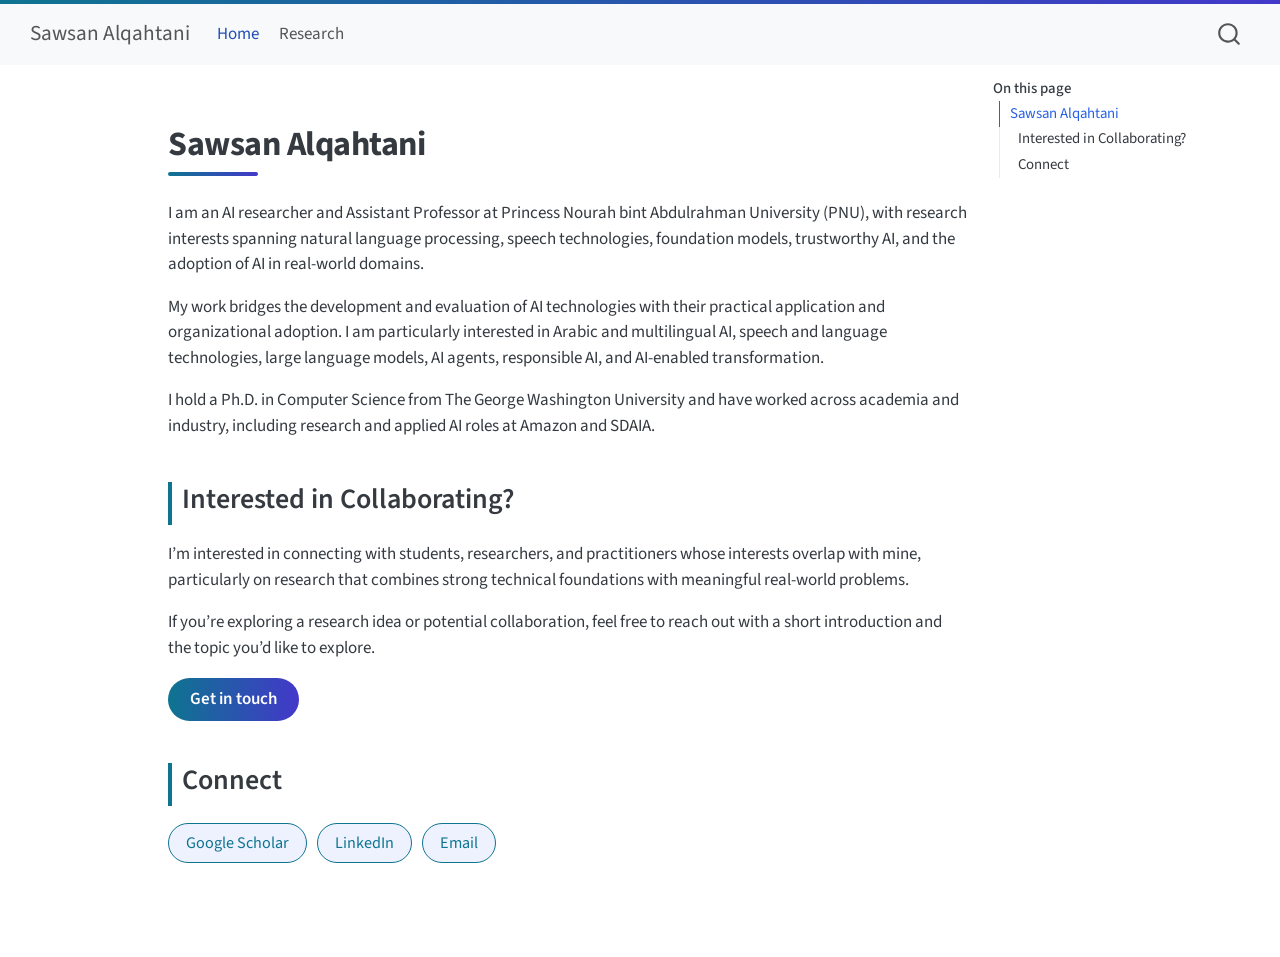
<file: index.html>
<!DOCTYPE html>
<html xmlns="http://www.w3.org/1999/xhtml" lang="en" xml:lang="en"><head>

<meta charset="utf-8">
<meta name="generator" content="quarto-1.10.18">

<meta name="viewport" content="width=device-width, initial-scale=1.0, user-scalable=yes">


<title>Sawsan Alqahtani</title>
<style>
/* Default styles provided by pandoc.
** See https://pandoc.org/MANUAL.html#variables-for-html for config info.
*/
span.smallcaps{font-variant: small-caps;}
div.columns{display: flex; gap: 1.5em;}
div.column{flex: auto;}
@media screen {
div.columns{gap: min(4vw, 1.5em);}
div.column{overflow-x: auto;}
}
div.hanging-indent{margin-left: 1.5em; text-indent: -1.5em;}
ul.task-list{list-style: none;}
ul.task-list li input[type="checkbox"] {
  width: 0.8em;
  margin: 0 0.8em 0.2em -1em; /* quarto-specific, see https://github.com/quarto-dev/quarto-cli/issues/4556 */ 
  vertical-align: middle;
}
</style>


<script src="site_libs/quarto-nav/quarto-nav.js"></script>
<script src="site_libs/quarto-nav/headroom.min.js"></script>
<script src="site_libs/clipboard/clipboard.min.js"></script>
<script src="site_libs/quarto-search/autocomplete.umd.js"></script>
<script src="site_libs/quarto-search/fuse.min.js"></script>
<script src="site_libs/quarto-search/quarto-search.js"></script>
<meta name="quarto:offset" content="./">
<script src="site_libs/quarto-html/quarto.js" type="module"></script>
<script src="site_libs/quarto-html/tabsets/tabsets.js" type="module"></script>
<script src="site_libs/quarto-html/popper.min.js"></script>
<script src="site_libs/quarto-html/tippy.umd.min.js"></script>
<script src="site_libs/quarto-html/anchor.min.js"></script>
<link href="site_libs/quarto-html/tippy.css" rel="stylesheet">
<link href="site_libs/quarto-html/quarto-syntax-highlighting-64a204ab8560d761af7679ceaba22944.css" rel="stylesheet" id="quarto-text-highlighting-styles">
<script src="site_libs/bootstrap/bootstrap.min.js"></script>
<link href="site_libs/bootstrap/bootstrap-icons.css" rel="stylesheet">
<link href="site_libs/bootstrap/bootstrap-445b8638c3d06994fee0907d791121c4.min.css" rel="stylesheet" append-hash="true" id="quarto-bootstrap" data-mode="light">
<script id="quarto-search-options" type="application/json">{
  "location": "navbar",
  "copy-button": false,
  "collapse-after": 3,
  "panel-placement": "end",
  "type": "overlay",
  "limit": 50,
  "keyboard-shortcut": [
    "f",
    "/",
    "s"
  ],
  "show-item-context": false,
  "language": {
    "search-no-results-text": "No results",
    "search-matching-documents-text": "matching documents",
    "search-copy-link-title": "Copy link to search",
    "search-hide-matches-text": "Hide additional matches",
    "search-more-match-text": "more match in this document",
    "search-more-matches-text": "more matches in this document",
    "search-clear-button-title": "Clear",
    "search-text-placeholder": "",
    "search-detached-cancel-button-title": "Cancel",
    "search-submit-button-title": "Submit",
    "search-label": "Search"
  }
}</script>


<link rel="stylesheet" href="styles.css">
</head>

<body class="nav-fixed quarto-light">

<div id="quarto-search-results"></div>
  <header id="quarto-header" class="headroom fixed-top">
    <nav class="navbar navbar-expand-lg " data-bs-theme="dark">
      <div class="navbar-container container-fluid">
      <div class="navbar-brand-container mx-auto">
    <a class="navbar-brand" href="./index.html">
    <span class="navbar-title">Sawsan Alqahtani</span>
    </a>
  </div>
            <div id="quarto-search" class="" title="Search"></div>
          <button class="navbar-toggler" type="button" data-bs-toggle="collapse" data-bs-target="#navbarCollapse" aria-controls="navbarCollapse" role="menu" aria-expanded="false" aria-label="Toggle navigation" onclick="if (window.quartoToggleHeadroom) { window.quartoToggleHeadroom(); }">
  <span class="navbar-toggler-icon"></span>
</button>
          <div class="collapse navbar-collapse" id="navbarCollapse">
            <ul class="navbar-nav navbar-nav-scroll me-auto">
  <li class="nav-item">
    <a class="nav-link active" href="./index.html" aria-current="page"> 
<span class="menu-text">Home</span></a>
  </li>  
  <li class="nav-item">
    <a class="nav-link" href="./research.html"> 
<span class="menu-text">Research</span></a>
  </li>  
</ul>
          </div> <!-- /navcollapse -->
            <div class="quarto-navbar-tools">
</div>
      </div> <!-- /container-fluid -->
    </nav>
</header>
<!-- content -->
<div id="quarto-content" class="quarto-container page-columns page-rows-contents page-layout-article page-navbar">
<!-- sidebar -->
<!-- margin-sidebar -->
    <div id="quarto-margin-sidebar" class="sidebar margin-sidebar">
        <nav id="TOC" role="doc-toc" class="toc-active">
    <h2 id="toc-title">On this page</h2>
   
  <ul>
  <li><a href="#sawsan-alqahtani" id="toc-sawsan-alqahtani" class="nav-link active" data-scroll-target="#sawsan-alqahtani">Sawsan Alqahtani</a>
  <ul class="collapse">
  <li><a href="#interested-in-collaborating" id="toc-interested-in-collaborating" class="nav-link" data-scroll-target="#interested-in-collaborating">Interested in Collaborating?</a></li>
  <li><a href="#connect" id="toc-connect" class="nav-link" data-scroll-target="#connect">Connect</a></li>
  </ul></li>
  </ul>
</nav>
    </div>
<!-- main -->
<main class="content" id="quarto-document-content"><header id="title-block-header" class="quarto-title-block"></header>




<section id="sawsan-alqahtani" class="level1">
<h1>Sawsan Alqahtani</h1>
<p>I am an AI researcher and Assistant Professor at Princess Nourah bint Abdulrahman University (PNU), with research interests spanning natural language processing, speech technologies, foundation models, trustworthy AI, and the adoption of AI in real-world domains.</p>
<p>My work bridges the development and evaluation of AI technologies with their practical application and organizational adoption. I am particularly interested in Arabic and multilingual AI, speech and language technologies, large language models, AI agents, responsible AI, and AI-enabled transformation.</p>
<p>I hold a Ph.D.&nbsp;in Computer Science from The George Washington University and have worked across academia and industry, including research and applied AI roles at Amazon and SDAIA.</p>
<section id="interested-in-collaborating" class="level2">
<h2 class="anchored" data-anchor-id="interested-in-collaborating">Interested in Collaborating?</h2>
<p>I’m interested in connecting with students, researchers, and practitioners whose interests overlap with mine, particularly on research that combines strong technical foundations with meaningful real-world problems.</p>
<p>If you’re exploring a research idea or potential collaboration, feel free to reach out with a short introduction and the topic you’d like to explore.</p>
<p><a href="mailto:alqahtani.sawsan@gmail.com" class="cta-button">Get in touch</a></p>
</section>
<section id="connect" class="level2">
<h2 class="anchored" data-anchor-id="connect">Connect</h2>
<div class="connect">
<ul>
<li><a href="https://scholar.google.com/citations?user=uHGhCAgAAAAJ&amp;hl=en">Google Scholar</a></li>
<li><a href="https://www.linkedin.com/in/sawsan-alqahtani-3b1955a4/">LinkedIn</a></li>
<li><a href="mailto:alqahtani.sawsan@gmail.com">Email</a></li>
</ul>
</div>


</section>
</section>

</main> <!-- /main -->
<script id="quarto-html-after-body" type="application/javascript">
  window.document.addEventListener("DOMContentLoaded", function (event) {
    const icon = "";
    const anchorJS = new window.AnchorJS();
    anchorJS.options = {
      placement: 'right',
      icon: icon
    };
    anchorJS.add('.anchored');
    const isCodeAnnotation = (el) => {
      for (const clz of el.classList) {
        if (clz.startsWith('code-annotation-')) {                     
          return true;
        }
      }
      return false;
    }
    const onCopySuccess = function(e) {
      // button target
      const button = e.trigger;
      // don't keep focus
      button.blur();
      // flash "checked"
      button.classList.add('code-copy-button-checked');
      var currentTitle = button.getAttribute("title");
      button.setAttribute("title", "Copied!");
      let tooltip;
      if (window.bootstrap) {
        button.setAttribute("data-bs-toggle", "tooltip");
        button.setAttribute("data-bs-placement", "left");
        button.setAttribute("data-bs-title", "Copied!");
        tooltip = new bootstrap.Tooltip(button, 
          { trigger: "manual", 
            customClass: "code-copy-button-tooltip",
            offset: [0, -8]});
        tooltip.show();    
      }
      setTimeout(function() {
        if (tooltip) {
          tooltip.hide();
          button.removeAttribute("data-bs-title");
          button.removeAttribute("data-bs-toggle");
          button.removeAttribute("data-bs-placement");
        }
        button.setAttribute("title", currentTitle);
        button.classList.remove('code-copy-button-checked');
      }, 1000);
      // clear code selection
      e.clearSelection();
    }
    const getTextToCopy = function(trigger) {
      const outerScaffold = trigger.parentElement.cloneNode(true);
      const codeEl = outerScaffold.querySelector('code');
      for (const childEl of codeEl.children) {
        if (isCodeAnnotation(childEl)) {
          childEl.remove();
        }
      }
      return codeEl.innerText;
    }
    const clipboard = new window.ClipboardJS('.code-copy-button:not([data-in-quarto-modal])', {
      text: getTextToCopy
    });
    clipboard.on('success', onCopySuccess);
    if (window.document.getElementById('quarto-embedded-source-code-modal')) {
      const clipboardModal = new window.ClipboardJS('.code-copy-button[data-in-quarto-modal]', {
        text: getTextToCopy,
        container: window.document.getElementById('quarto-embedded-source-code-modal')
      });
      clipboardModal.on('success', onCopySuccess);
    }
      var localhostRegex = new RegExp(/^(?:http|https):\/\/localhost\:?[0-9]*\//);
      var mailtoRegex = new RegExp(/^mailto:/);
        var filterRegex = new RegExp('/' + window.location.host + '/');
      var isInternal = (href) => {
          return filterRegex.test(href) || localhostRegex.test(href) || mailtoRegex.test(href);
      }
      // Inspect non-navigation links and adorn them if external
     var links = window.document.querySelectorAll('a[href]:not(.nav-link):not(.navbar-brand):not(.toc-action):not(.sidebar-link):not(.sidebar-item-toggle):not(.pagination-link):not(.no-external):not([aria-hidden]):not(.dropdown-item):not(.quarto-navigation-tool):not(.about-link)');
      for (var i=0; i<links.length; i++) {
        const link = links[i];
        if (!isInternal(link.href)) {
          // undo the damage that might have been done by quarto-nav.js in the case of
          // links that we want to consider external
          if (link.dataset.originalHref !== undefined) {
            link.href = link.dataset.originalHref;
          }
        }
      }
    function tippyHover(el, contentFn, onTriggerFn, onUntriggerFn) {
      const config = {
        allowHTML: true,
        maxWidth: 500,
        delay: 100,
        arrow: false,
        appendTo: function(el) {
            return el.parentElement;
        },
        interactive: true,
        interactiveBorder: 10,
        theme: 'quarto',
        placement: 'bottom-start',
      };
      if (contentFn) {
        config.content = contentFn;
      }
      if (onTriggerFn) {
        config.onTrigger = onTriggerFn;
      }
      if (onUntriggerFn) {
        config.onUntrigger = onUntriggerFn;
      }
      window.tippy(el, config); 
    }
    const noterefs = window.document.querySelectorAll('a[role="doc-noteref"]');
    for (var i=0; i<noterefs.length; i++) {
      const ref = noterefs[i];
      tippyHover(ref, function() {
        // use id or data attribute instead here
        let href = ref.getAttribute('data-footnote-href') || ref.getAttribute('href');
        try { href = new URL(href).hash; } catch {}
        const id = href.replace(/^#\/?/, "");
        const note = window.document.getElementById(id);
        if (note) {
          return note.innerHTML;
        } else {
          return "";
        }
      });
    }
    const xrefs = window.document.querySelectorAll('a.quarto-xref');
    const processXRef = (id, note) => {
      // Strip column container classes
      const stripColumnClz = (el) => {
        el.classList.remove("page-full", "page-columns");
        if (el.children) {
          for (const child of el.children) {
            stripColumnClz(child);
          }
        }
      }
      stripColumnClz(note)
      if (id === null || id.startsWith('sec-')) {
        // Special case sections, only their first couple elements
        const container = document.createElement("div");
        if (note.children && note.children.length > 2) {
          container.appendChild(note.children[0].cloneNode(true));
          for (let i = 1; i < note.children.length; i++) {
            const child = note.children[i];
            if (child.tagName === "P" && child.innerText === "") {
              continue;
            } else {
              container.appendChild(child.cloneNode(true));
              break;
            }
          }
          if (window.Quarto?.typesetMath) {
            window.Quarto.typesetMath(container);
          }
          return container.innerHTML
        } else {
          if (window.Quarto?.typesetMath) {
            window.Quarto.typesetMath(note);
          }
          return note.innerHTML;
        }
      } else {
        // Remove any anchor links if they are present
        const anchorLink = note.querySelector('a.anchorjs-link');
        if (anchorLink) {
          anchorLink.remove();
        }
        if (window.Quarto?.typesetMath) {
          window.Quarto.typesetMath(note);
        }
        if (note.classList.contains("callout")) {
          return note.outerHTML;
        } else {
          return note.innerHTML;
        }
      }
    }
    for (var i=0; i<xrefs.length; i++) {
      const xref = xrefs[i];
      tippyHover(xref, undefined, function(instance) {
        instance.disable();
        let url = xref.getAttribute('href');
        let hash = undefined; 
        if (url.startsWith('#')) {
          hash = url;
        } else {
          try { hash = new URL(url).hash; } catch {}
        }
        if (hash) {
          const id = hash.replace(/^#\/?/, "");
          const note = window.document.getElementById(id);
          if (note !== null) {
            try {
              const html = processXRef(id, note.cloneNode(true));
              instance.setContent(html);
            } finally {
              instance.enable();
              instance.show();
            }
          } else {
            // See if we can fetch this
            fetch(url.split('#')[0])
            .then(res => res.text())
            .then(html => {
              const parser = new DOMParser();
              const htmlDoc = parser.parseFromString(html, "text/html");
              const note = htmlDoc.getElementById(id);
              if (note !== null) {
                const html = processXRef(id, note);
                instance.setContent(html);
              } 
            }).finally(() => {
              instance.enable();
              instance.show();
            });
          }
        } else {
          // See if we can fetch a full url (with no hash to target)
          // This is a special case and we should probably do some content thinning / targeting
          fetch(url)
          .then(res => res.text())
          .then(html => {
            const parser = new DOMParser();
            const htmlDoc = parser.parseFromString(html, "text/html");
            const note = htmlDoc.querySelector('main.content');
            if (note !== null) {
              // This should only happen for chapter cross references
              // (since there is no id in the URL)
              // remove the first header
              if (note.children.length > 0 && note.children[0].tagName === "HEADER") {
                note.children[0].remove();
              }
              const html = processXRef(null, note);
              instance.setContent(html);
            } 
          }).finally(() => {
            instance.enable();
            instance.show();
          });
        }
      }, function(instance) {
      });
    }
        let selectedAnnoteEl;
        const selectorForAnnotation = ( cell, annotation) => {
          let cellAttr = 'data-code-cell="' + cell + '"';
          let lineAttr = 'data-code-annotation="' +  annotation + '"';
          const selector = 'span[' + cellAttr + '][' + lineAttr + ']';
          return selector;
        }
        const selectCodeLines = (annoteEl) => {
          const doc = window.document;
          const targetCell = annoteEl.getAttribute("data-target-cell");
          const targetAnnotation = annoteEl.getAttribute("data-target-annotation");
          const annoteSpan = window.document.querySelector(selectorForAnnotation(targetCell, targetAnnotation));
          const lines = annoteSpan.getAttribute("data-code-lines").split(",");
          const lineIds = lines.map((line) => {
            return targetCell + "-" + line;
          })
          let top = null;
          let height = null;
          let parent = null;
          if (lineIds.length > 0) {
              //compute the position of the single el (top and bottom and make a div)
              const el = window.document.getElementById(lineIds[0]);
              top = el.offsetTop;
              height = el.offsetHeight;
              parent = el.parentElement.parentElement;
            if (lineIds.length > 1) {
              const lastEl = window.document.getElementById(lineIds[lineIds.length - 1]);
              const bottom = lastEl.offsetTop + lastEl.offsetHeight;
              height = bottom - top;
            }
            if (top !== null && height !== null && parent !== null) {
              // cook up a div (if necessary) and position it 
              let div = window.document.getElementById("code-annotation-line-highlight");
              if (div === null) {
                div = window.document.createElement("div");
                div.setAttribute("id", "code-annotation-line-highlight");
                div.style.position = 'absolute';
                parent.appendChild(div);
              }
              div.style.top = top - 2 + "px";
              div.style.height = height + 4 + "px";
              div.style.left = 0;
              let gutterDiv = window.document.getElementById("code-annotation-line-highlight-gutter");
              if (gutterDiv === null) {
                gutterDiv = window.document.createElement("div");
                gutterDiv.setAttribute("id", "code-annotation-line-highlight-gutter");
                gutterDiv.style.position = 'absolute';
                const codeCell = window.document.getElementById(targetCell);
                const gutter = codeCell.querySelector('.code-annotation-gutter');
                gutter.appendChild(gutterDiv);
              }
              gutterDiv.style.top = top - 2 + "px";
              gutterDiv.style.height = height + 4 + "px";
            }
            selectedAnnoteEl = annoteEl;
          }
        };
        const unselectCodeLines = () => {
          const elementsIds = ["code-annotation-line-highlight", "code-annotation-line-highlight-gutter"];
          elementsIds.forEach((elId) => {
            const div = window.document.getElementById(elId);
            if (div) {
              div.remove();
            }
          });
          selectedAnnoteEl = undefined;
        };
          // Handle positioning of the toggle
      window.addEventListener(
        "resize",
        throttle(() => {
          elRect = undefined;
          if (selectedAnnoteEl) {
            selectCodeLines(selectedAnnoteEl);
          }
        }, 10)
      );
      function throttle(fn, ms) {
      let throttle = false;
      let timer;
        return (...args) => {
          if(!throttle) { // first call gets through
              fn.apply(this, args);
              throttle = true;
          } else { // all the others get throttled
              if(timer) clearTimeout(timer); // cancel #2
              timer = setTimeout(() => {
                fn.apply(this, args);
                timer = throttle = false;
              }, ms);
          }
        };
      }
        // Attach click handler to the DT
        const annoteDls = window.document.querySelectorAll('dt[data-target-cell]');
        for (const annoteDlNode of annoteDls) {
          annoteDlNode.addEventListener('click', (event) => {
            const clickedEl = event.target;
            if (clickedEl !== selectedAnnoteEl) {
              unselectCodeLines();
              const activeEl = window.document.querySelector('dt[data-target-cell].code-annotation-active');
              if (activeEl) {
                activeEl.classList.remove('code-annotation-active');
              }
              selectCodeLines(clickedEl);
              clickedEl.classList.add('code-annotation-active');
            } else {
              // Unselect the line
              unselectCodeLines();
              clickedEl.classList.remove('code-annotation-active');
            }
          });
        }
    const findCites = (el) => {
      const parentEl = el.parentElement;
      if (parentEl) {
        const cites = parentEl.dataset.cites;
        if (cites) {
          return {
            el,
            cites: cites.split(' ')
          };
        } else {
          return findCites(el.parentElement)
        }
      } else {
        return undefined;
      }
    };
    var bibliorefs = window.document.querySelectorAll('a[role="doc-biblioref"]');
    for (var i=0; i<bibliorefs.length; i++) {
      const ref = bibliorefs[i];
      const citeInfo = findCites(ref);
      if (citeInfo) {
        tippyHover(citeInfo.el, function() {
          var popup = window.document.createElement('div');
          citeInfo.cites.forEach(function(cite) {
            var citeDiv = window.document.createElement('div');
            citeDiv.classList.add('hanging-indent');
            citeDiv.classList.add('csl-entry');
            var biblioDiv = window.document.getElementById('ref-' + cite);
            if (biblioDiv) {
              citeDiv.innerHTML = biblioDiv.innerHTML;
            }
            popup.appendChild(citeDiv);
          });
          return popup.innerHTML;
        });
      }
    }
  });
  </script>
</div> <!-- /content -->




</body></html>
</file>
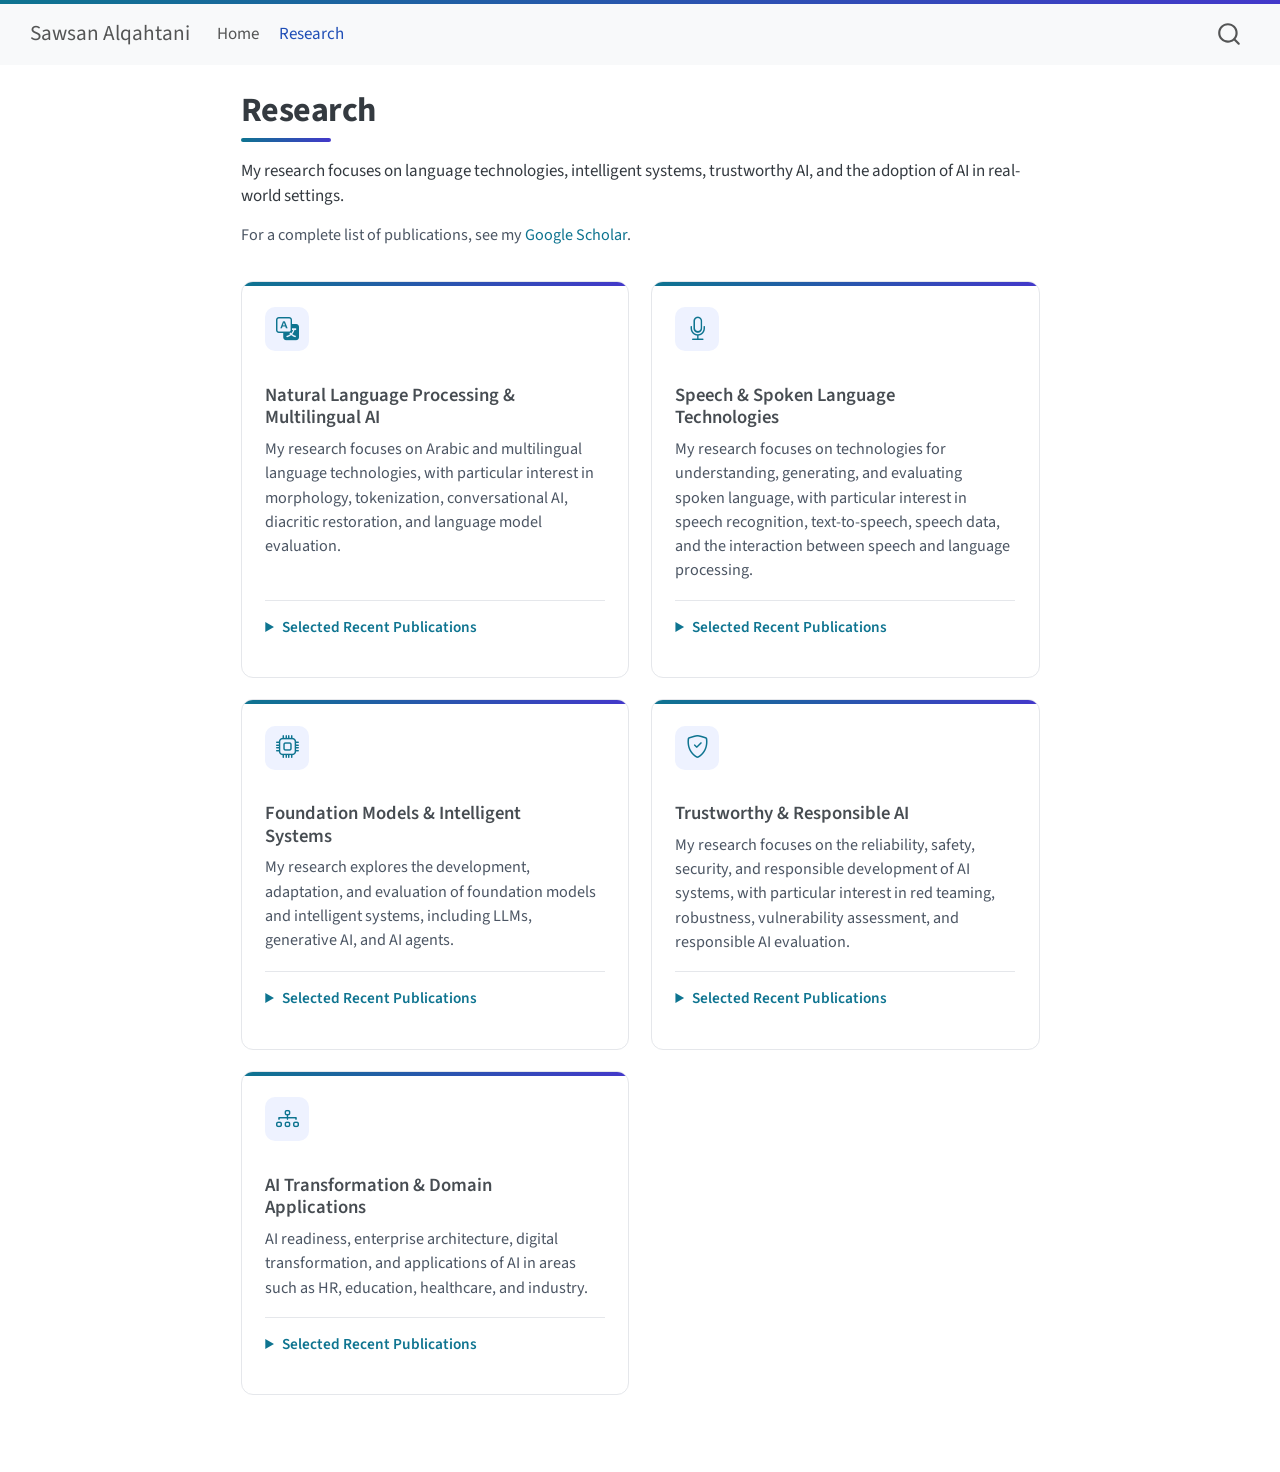
<file: research.html>
<!DOCTYPE html>
<html xmlns="http://www.w3.org/1999/xhtml" lang="en" xml:lang="en"><head>

<meta charset="utf-8">
<meta name="generator" content="quarto-1.10.18">

<meta name="viewport" content="width=device-width, initial-scale=1.0, user-scalable=yes">


<title>Research – Sawsan Alqahtani</title>
<style>
/* Default styles provided by pandoc.
** See https://pandoc.org/MANUAL.html#variables-for-html for config info.
*/
span.smallcaps{font-variant: small-caps;}
div.columns{display: flex; gap: 1.5em;}
div.column{flex: auto;}
@media screen {
div.columns{gap: min(4vw, 1.5em);}
div.column{overflow-x: auto;}
}
div.hanging-indent{margin-left: 1.5em; text-indent: -1.5em;}
ul.task-list{list-style: none;}
ul.task-list li input[type="checkbox"] {
  width: 0.8em;
  margin: 0 0.8em 0.2em -1em; /* quarto-specific, see https://github.com/quarto-dev/quarto-cli/issues/4556 */ 
  vertical-align: middle;
}
</style>


<script src="site_libs/quarto-nav/quarto-nav.js"></script>
<script src="site_libs/quarto-nav/headroom.min.js"></script>
<script src="site_libs/clipboard/clipboard.min.js"></script>
<script src="site_libs/quarto-search/autocomplete.umd.js"></script>
<script src="site_libs/quarto-search/fuse.min.js"></script>
<script src="site_libs/quarto-search/quarto-search.js"></script>
<meta name="quarto:offset" content="./">
<script src="site_libs/quarto-html/quarto.js" type="module"></script>
<script src="site_libs/quarto-html/tabsets/tabsets.js" type="module"></script>
<script src="site_libs/quarto-html/popper.min.js"></script>
<script src="site_libs/quarto-html/tippy.umd.min.js"></script>
<script src="site_libs/quarto-html/anchor.min.js"></script>
<link href="site_libs/quarto-html/tippy.css" rel="stylesheet">
<link href="site_libs/quarto-html/quarto-syntax-highlighting-64a204ab8560d761af7679ceaba22944.css" rel="stylesheet" id="quarto-text-highlighting-styles">
<script src="site_libs/bootstrap/bootstrap.min.js"></script>
<link href="site_libs/bootstrap/bootstrap-icons.css" rel="stylesheet">
<link href="site_libs/bootstrap/bootstrap-445b8638c3d06994fee0907d791121c4.min.css" rel="stylesheet" append-hash="true" id="quarto-bootstrap" data-mode="light">
<script id="quarto-search-options" type="application/json">{
  "location": "navbar",
  "copy-button": false,
  "collapse-after": 3,
  "panel-placement": "end",
  "type": "overlay",
  "limit": 50,
  "keyboard-shortcut": [
    "f",
    "/",
    "s"
  ],
  "show-item-context": false,
  "language": {
    "search-no-results-text": "No results",
    "search-matching-documents-text": "matching documents",
    "search-copy-link-title": "Copy link to search",
    "search-hide-matches-text": "Hide additional matches",
    "search-more-match-text": "more match in this document",
    "search-more-matches-text": "more matches in this document",
    "search-clear-button-title": "Clear",
    "search-text-placeholder": "",
    "search-detached-cancel-button-title": "Cancel",
    "search-submit-button-title": "Submit",
    "search-label": "Search"
  }
}</script>


<link rel="stylesheet" href="styles.css">
</head>

<body class="nav-fixed fullcontent quarto-light">

<div id="quarto-search-results"></div>
  <header id="quarto-header" class="headroom fixed-top">
    <nav class="navbar navbar-expand-lg " data-bs-theme="dark">
      <div class="navbar-container container-fluid">
      <div class="navbar-brand-container mx-auto">
    <a class="navbar-brand" href="./index.html">
    <span class="navbar-title">Sawsan Alqahtani</span>
    </a>
  </div>
            <div id="quarto-search" class="" title="Search"></div>
          <button class="navbar-toggler" type="button" data-bs-toggle="collapse" data-bs-target="#navbarCollapse" aria-controls="navbarCollapse" role="menu" aria-expanded="false" aria-label="Toggle navigation" onclick="if (window.quartoToggleHeadroom) { window.quartoToggleHeadroom(); }">
  <span class="navbar-toggler-icon"></span>
</button>
          <div class="collapse navbar-collapse" id="navbarCollapse">
            <ul class="navbar-nav navbar-nav-scroll me-auto">
  <li class="nav-item">
    <a class="nav-link" href="./index.html"> 
<span class="menu-text">Home</span></a>
  </li>  
  <li class="nav-item">
    <a class="nav-link active" href="./research.html" aria-current="page"> 
<span class="menu-text">Research</span></a>
  </li>  
</ul>
          </div> <!-- /navcollapse -->
            <div class="quarto-navbar-tools">
</div>
      </div> <!-- /container-fluid -->
    </nav>
</header>
<!-- content -->
<div id="quarto-content" class="quarto-container page-columns page-rows-contents page-layout-article page-navbar">
<!-- sidebar -->
<!-- margin-sidebar -->
    
<!-- main -->
<main class="content" id="quarto-document-content">

<header id="title-block-header" class="quarto-title-block default">
<div class="quarto-title">
<h1 class="title">Research</h1>
</div>



<div class="quarto-title-meta">

    
  
    
  </div>
  


</header>


<p>My research focuses on language technologies, intelligent systems, trustworthy AI, and the adoption of AI in real-world settings.</p>
<div class="scholar-note">
<p>For a complete list of publications, see my <a href="https://scholar.google.com/citations?user=uHGhCAgAAAAJ&amp;hl=en">Google Scholar</a>.</p>
</div>
<div class="research-grid">
<div class="research-card">
<p><i class="bi bi-translate"></i></p>
<section id="natural-language-processing-multilingual-ai" class="level3">
<h3 class="anchored" data-anchor-id="natural-language-processing-multilingual-ai">Natural Language Processing &amp; Multilingual AI</h3>
<p>My research focuses on Arabic and multilingual language technologies, with particular interest in morphology, tokenization, conversational AI, diacritic restoration, and language model evaluation.</p>
<details class="pubs">
<summary>
Selected Recent Publications
</summary>
<ul>
<li><p><strong>Morphemes Without Borders: Evaluating Root-Pattern Morphology in Arabic Tokenizers and LLMs</strong><br>
<span class="venue">LREC 2026</span></p></li>
<li><p><strong>Beyond Fertility: Analyzing STRR as a Metric for Multilingual Tokenization Evaluation</strong><br>
<span class="venue">NeurIPS 2025 Workshop</span></p></li>
<li><p><strong>Injecting Domain Knowledge in Language Models for Task-Oriented Dialogue Systems</strong><br>
<span class="venue">EMNLP 2022</span></p></li>
<li><p><strong>Using Optimal Transport as an Alignment Objective for Fine-Tuning Multilingual Contextualized Embeddings</strong><br>
<span class="venue">EMNLP 2021</span></p></li>
</ul>
</details>
</section>
</div>
<div class="research-card">
<p><i class="bi bi-mic"></i></p>
<section id="speech-spoken-language-technologies" class="level3">
<h3 class="anchored" data-anchor-id="speech-spoken-language-technologies">Speech &amp; Spoken Language Technologies</h3>
<p>My research focuses on technologies for understanding, generating, and evaluating spoken language, with particular interest in speech recognition, text-to-speech, speech data, and the interaction between speech and language processing.</p>
<details class="pubs">
<summary>
Selected Recent Publications
</summary>
<ul>
<li><p><strong>Data Augmentation for Speech-Based Diacritic Restoration</strong><br>
<span class="venue">ANLP 2024</span></p></li>
<li><p><strong>Automatic Restoration of Diacritics for Speech Datasets</strong><br>
<span class="venue">NAACL 2024</span></p></li>
</ul>
</details>
</section>
</div>
<div class="research-card">
<p><i class="bi bi-cpu"></i></p>
<section id="foundation-models-intelligent-systems" class="level3">
<h3 class="anchored" data-anchor-id="foundation-models-intelligent-systems">Foundation Models &amp; Intelligent Systems</h3>
<p>My research explores the development, adaptation, and evaluation of foundation models and intelligent systems, including LLMs, generative AI, and AI agents.</p>
<details class="pubs">
<summary>
Selected Recent Publications
</summary>
<ul>
<li><p><strong>Stop Taking Tokenizers for Granted: They Are Core Design Decisions in Large Language Models</strong><br>
<span class="venue">EACL 2026</span></p></li>
<li><p><strong>A Systematic Survey and Critical Review on Evaluating Large Language Models: Challenges, Limitations, and Recommendations</strong><br>
<span class="venue">EMNLP 2024</span></p></li>
<li><p><strong>Morphemes Without Borders: Evaluating Root-Pattern Morphology in Arabic Tokenizers and LLMs</strong><br>
<span class="venue">LREC 2026</span></p></li>
</ul>
</details>
</section>
</div>
<div class="research-card">
<p><i class="bi bi-shield-check"></i></p>
<section id="trustworthy-responsible-ai" class="level3">
<h3 class="anchored" data-anchor-id="trustworthy-responsible-ai">Trustworthy &amp; Responsible AI</h3>
<p>My research focuses on the reliability, safety, security, and responsible development of AI systems, with particular interest in red teaming, robustness, vulnerability assessment, and responsible AI evaluation.</p>
<details class="pubs">
<summary>
Selected Recent Publications
</summary>
<p><span class="pubs-empty">Coming soon.</span></p>
</details>
</section>
</div>
<div class="research-card">
<p><i class="bi bi-diagram-3"></i></p>
<section id="ai-transformation-domain-applications" class="level3">
<h3 class="anchored" data-anchor-id="ai-transformation-domain-applications">AI Transformation &amp; Domain Applications</h3>
<p>AI readiness, enterprise architecture, digital transformation, and applications of AI in areas such as HR, education, healthcare, and industry.</p>
<details class="pubs">
<summary>
Selected Recent Publications
</summary>
<p><span class="pubs-empty">Coming soon.</span></p>
</details>
</section>
</div>
</div>



</main> <!-- /main -->
<script id="quarto-html-after-body" type="application/javascript">
  window.document.addEventListener("DOMContentLoaded", function (event) {
    const icon = "";
    const anchorJS = new window.AnchorJS();
    anchorJS.options = {
      placement: 'right',
      icon: icon
    };
    anchorJS.add('.anchored');
    const isCodeAnnotation = (el) => {
      for (const clz of el.classList) {
        if (clz.startsWith('code-annotation-')) {                     
          return true;
        }
      }
      return false;
    }
    const onCopySuccess = function(e) {
      // button target
      const button = e.trigger;
      // don't keep focus
      button.blur();
      // flash "checked"
      button.classList.add('code-copy-button-checked');
      var currentTitle = button.getAttribute("title");
      button.setAttribute("title", "Copied!");
      let tooltip;
      if (window.bootstrap) {
        button.setAttribute("data-bs-toggle", "tooltip");
        button.setAttribute("data-bs-placement", "left");
        button.setAttribute("data-bs-title", "Copied!");
        tooltip = new bootstrap.Tooltip(button, 
          { trigger: "manual", 
            customClass: "code-copy-button-tooltip",
            offset: [0, -8]});
        tooltip.show();    
      }
      setTimeout(function() {
        if (tooltip) {
          tooltip.hide();
          button.removeAttribute("data-bs-title");
          button.removeAttribute("data-bs-toggle");
          button.removeAttribute("data-bs-placement");
        }
        button.setAttribute("title", currentTitle);
        button.classList.remove('code-copy-button-checked');
      }, 1000);
      // clear code selection
      e.clearSelection();
    }
    const getTextToCopy = function(trigger) {
      const outerScaffold = trigger.parentElement.cloneNode(true);
      const codeEl = outerScaffold.querySelector('code');
      for (const childEl of codeEl.children) {
        if (isCodeAnnotation(childEl)) {
          childEl.remove();
        }
      }
      return codeEl.innerText;
    }
    const clipboard = new window.ClipboardJS('.code-copy-button:not([data-in-quarto-modal])', {
      text: getTextToCopy
    });
    clipboard.on('success', onCopySuccess);
    if (window.document.getElementById('quarto-embedded-source-code-modal')) {
      const clipboardModal = new window.ClipboardJS('.code-copy-button[data-in-quarto-modal]', {
        text: getTextToCopy,
        container: window.document.getElementById('quarto-embedded-source-code-modal')
      });
      clipboardModal.on('success', onCopySuccess);
    }
      var localhostRegex = new RegExp(/^(?:http|https):\/\/localhost\:?[0-9]*\//);
      var mailtoRegex = new RegExp(/^mailto:/);
        var filterRegex = new RegExp('/' + window.location.host + '/');
      var isInternal = (href) => {
          return filterRegex.test(href) || localhostRegex.test(href) || mailtoRegex.test(href);
      }
      // Inspect non-navigation links and adorn them if external
     var links = window.document.querySelectorAll('a[href]:not(.nav-link):not(.navbar-brand):not(.toc-action):not(.sidebar-link):not(.sidebar-item-toggle):not(.pagination-link):not(.no-external):not([aria-hidden]):not(.dropdown-item):not(.quarto-navigation-tool):not(.about-link)');
      for (var i=0; i<links.length; i++) {
        const link = links[i];
        if (!isInternal(link.href)) {
          // undo the damage that might have been done by quarto-nav.js in the case of
          // links that we want to consider external
          if (link.dataset.originalHref !== undefined) {
            link.href = link.dataset.originalHref;
          }
        }
      }
    function tippyHover(el, contentFn, onTriggerFn, onUntriggerFn) {
      const config = {
        allowHTML: true,
        maxWidth: 500,
        delay: 100,
        arrow: false,
        appendTo: function(el) {
            return el.parentElement;
        },
        interactive: true,
        interactiveBorder: 10,
        theme: 'quarto',
        placement: 'bottom-start',
      };
      if (contentFn) {
        config.content = contentFn;
      }
      if (onTriggerFn) {
        config.onTrigger = onTriggerFn;
      }
      if (onUntriggerFn) {
        config.onUntrigger = onUntriggerFn;
      }
      window.tippy(el, config); 
    }
    const noterefs = window.document.querySelectorAll('a[role="doc-noteref"]');
    for (var i=0; i<noterefs.length; i++) {
      const ref = noterefs[i];
      tippyHover(ref, function() {
        // use id or data attribute instead here
        let href = ref.getAttribute('data-footnote-href') || ref.getAttribute('href');
        try { href = new URL(href).hash; } catch {}
        const id = href.replace(/^#\/?/, "");
        const note = window.document.getElementById(id);
        if (note) {
          return note.innerHTML;
        } else {
          return "";
        }
      });
    }
    const xrefs = window.document.querySelectorAll('a.quarto-xref');
    const processXRef = (id, note) => {
      // Strip column container classes
      const stripColumnClz = (el) => {
        el.classList.remove("page-full", "page-columns");
        if (el.children) {
          for (const child of el.children) {
            stripColumnClz(child);
          }
        }
      }
      stripColumnClz(note)
      if (id === null || id.startsWith('sec-')) {
        // Special case sections, only their first couple elements
        const container = document.createElement("div");
        if (note.children && note.children.length > 2) {
          container.appendChild(note.children[0].cloneNode(true));
          for (let i = 1; i < note.children.length; i++) {
            const child = note.children[i];
            if (child.tagName === "P" && child.innerText === "") {
              continue;
            } else {
              container.appendChild(child.cloneNode(true));
              break;
            }
          }
          if (window.Quarto?.typesetMath) {
            window.Quarto.typesetMath(container);
          }
          return container.innerHTML
        } else {
          if (window.Quarto?.typesetMath) {
            window.Quarto.typesetMath(note);
          }
          return note.innerHTML;
        }
      } else {
        // Remove any anchor links if they are present
        const anchorLink = note.querySelector('a.anchorjs-link');
        if (anchorLink) {
          anchorLink.remove();
        }
        if (window.Quarto?.typesetMath) {
          window.Quarto.typesetMath(note);
        }
        if (note.classList.contains("callout")) {
          return note.outerHTML;
        } else {
          return note.innerHTML;
        }
      }
    }
    for (var i=0; i<xrefs.length; i++) {
      const xref = xrefs[i];
      tippyHover(xref, undefined, function(instance) {
        instance.disable();
        let url = xref.getAttribute('href');
        let hash = undefined; 
        if (url.startsWith('#')) {
          hash = url;
        } else {
          try { hash = new URL(url).hash; } catch {}
        }
        if (hash) {
          const id = hash.replace(/^#\/?/, "");
          const note = window.document.getElementById(id);
          if (note !== null) {
            try {
              const html = processXRef(id, note.cloneNode(true));
              instance.setContent(html);
            } finally {
              instance.enable();
              instance.show();
            }
          } else {
            // See if we can fetch this
            fetch(url.split('#')[0])
            .then(res => res.text())
            .then(html => {
              const parser = new DOMParser();
              const htmlDoc = parser.parseFromString(html, "text/html");
              const note = htmlDoc.getElementById(id);
              if (note !== null) {
                const html = processXRef(id, note);
                instance.setContent(html);
              } 
            }).finally(() => {
              instance.enable();
              instance.show();
            });
          }
        } else {
          // See if we can fetch a full url (with no hash to target)
          // This is a special case and we should probably do some content thinning / targeting
          fetch(url)
          .then(res => res.text())
          .then(html => {
            const parser = new DOMParser();
            const htmlDoc = parser.parseFromString(html, "text/html");
            const note = htmlDoc.querySelector('main.content');
            if (note !== null) {
              // This should only happen for chapter cross references
              // (since there is no id in the URL)
              // remove the first header
              if (note.children.length > 0 && note.children[0].tagName === "HEADER") {
                note.children[0].remove();
              }
              const html = processXRef(null, note);
              instance.setContent(html);
            } 
          }).finally(() => {
            instance.enable();
            instance.show();
          });
        }
      }, function(instance) {
      });
    }
        let selectedAnnoteEl;
        const selectorForAnnotation = ( cell, annotation) => {
          let cellAttr = 'data-code-cell="' + cell + '"';
          let lineAttr = 'data-code-annotation="' +  annotation + '"';
          const selector = 'span[' + cellAttr + '][' + lineAttr + ']';
          return selector;
        }
        const selectCodeLines = (annoteEl) => {
          const doc = window.document;
          const targetCell = annoteEl.getAttribute("data-target-cell");
          const targetAnnotation = annoteEl.getAttribute("data-target-annotation");
          const annoteSpan = window.document.querySelector(selectorForAnnotation(targetCell, targetAnnotation));
          const lines = annoteSpan.getAttribute("data-code-lines").split(",");
          const lineIds = lines.map((line) => {
            return targetCell + "-" + line;
          })
          let top = null;
          let height = null;
          let parent = null;
          if (lineIds.length > 0) {
              //compute the position of the single el (top and bottom and make a div)
              const el = window.document.getElementById(lineIds[0]);
              top = el.offsetTop;
              height = el.offsetHeight;
              parent = el.parentElement.parentElement;
            if (lineIds.length > 1) {
              const lastEl = window.document.getElementById(lineIds[lineIds.length - 1]);
              const bottom = lastEl.offsetTop + lastEl.offsetHeight;
              height = bottom - top;
            }
            if (top !== null && height !== null && parent !== null) {
              // cook up a div (if necessary) and position it 
              let div = window.document.getElementById("code-annotation-line-highlight");
              if (div === null) {
                div = window.document.createElement("div");
                div.setAttribute("id", "code-annotation-line-highlight");
                div.style.position = 'absolute';
                parent.appendChild(div);
              }
              div.style.top = top - 2 + "px";
              div.style.height = height + 4 + "px";
              div.style.left = 0;
              let gutterDiv = window.document.getElementById("code-annotation-line-highlight-gutter");
              if (gutterDiv === null) {
                gutterDiv = window.document.createElement("div");
                gutterDiv.setAttribute("id", "code-annotation-line-highlight-gutter");
                gutterDiv.style.position = 'absolute';
                const codeCell = window.document.getElementById(targetCell);
                const gutter = codeCell.querySelector('.code-annotation-gutter');
                gutter.appendChild(gutterDiv);
              }
              gutterDiv.style.top = top - 2 + "px";
              gutterDiv.style.height = height + 4 + "px";
            }
            selectedAnnoteEl = annoteEl;
          }
        };
        const unselectCodeLines = () => {
          const elementsIds = ["code-annotation-line-highlight", "code-annotation-line-highlight-gutter"];
          elementsIds.forEach((elId) => {
            const div = window.document.getElementById(elId);
            if (div) {
              div.remove();
            }
          });
          selectedAnnoteEl = undefined;
        };
          // Handle positioning of the toggle
      window.addEventListener(
        "resize",
        throttle(() => {
          elRect = undefined;
          if (selectedAnnoteEl) {
            selectCodeLines(selectedAnnoteEl);
          }
        }, 10)
      );
      function throttle(fn, ms) {
      let throttle = false;
      let timer;
        return (...args) => {
          if(!throttle) { // first call gets through
              fn.apply(this, args);
              throttle = true;
          } else { // all the others get throttled
              if(timer) clearTimeout(timer); // cancel #2
              timer = setTimeout(() => {
                fn.apply(this, args);
                timer = throttle = false;
              }, ms);
          }
        };
      }
        // Attach click handler to the DT
        const annoteDls = window.document.querySelectorAll('dt[data-target-cell]');
        for (const annoteDlNode of annoteDls) {
          annoteDlNode.addEventListener('click', (event) => {
            const clickedEl = event.target;
            if (clickedEl !== selectedAnnoteEl) {
              unselectCodeLines();
              const activeEl = window.document.querySelector('dt[data-target-cell].code-annotation-active');
              if (activeEl) {
                activeEl.classList.remove('code-annotation-active');
              }
              selectCodeLines(clickedEl);
              clickedEl.classList.add('code-annotation-active');
            } else {
              // Unselect the line
              unselectCodeLines();
              clickedEl.classList.remove('code-annotation-active');
            }
          });
        }
    const findCites = (el) => {
      const parentEl = el.parentElement;
      if (parentEl) {
        const cites = parentEl.dataset.cites;
        if (cites) {
          return {
            el,
            cites: cites.split(' ')
          };
        } else {
          return findCites(el.parentElement)
        }
      } else {
        return undefined;
      }
    };
    var bibliorefs = window.document.querySelectorAll('a[role="doc-biblioref"]');
    for (var i=0; i<bibliorefs.length; i++) {
      const ref = bibliorefs[i];
      const citeInfo = findCites(ref);
      if (citeInfo) {
        tippyHover(citeInfo.el, function() {
          var popup = window.document.createElement('div');
          citeInfo.cites.forEach(function(cite) {
            var citeDiv = window.document.createElement('div');
            citeDiv.classList.add('hanging-indent');
            citeDiv.classList.add('csl-entry');
            var biblioDiv = window.document.getElementById('ref-' + cite);
            if (biblioDiv) {
              citeDiv.innerHTML = biblioDiv.innerHTML;
            }
            popup.appendChild(citeDiv);
          });
          return popup.innerHTML;
        });
      }
    }
  });
  </script>
</div> <!-- /content -->




</body></html>
</file>
<file: site_libs/quarto-html/tippy.css>
.tippy-box[data-animation=fade][data-state=hidden]{opacity:0}[data-tippy-root]{max-width:calc(100vw - 10px)}.tippy-box{position:relative;background-color:#333;color:#fff;border-radius:4px;font-size:14px;line-height:1.4;white-space:normal;outline:0;transition-property:transform,visibility,opacity}.tippy-box[data-placement^=top]>.tippy-arrow{bottom:0}.tippy-box[data-placement^=top]>.tippy-arrow:before{bottom:-7px;left:0;border-width:8px 8px 0;border-top-color:initial;transform-origin:center top}.tippy-box[data-placement^=bottom]>.tippy-arrow{top:0}.tippy-box[data-placement^=bottom]>.tippy-arrow:before{top:-7px;left:0;border-width:0 8px 8px;border-bottom-color:initial;transform-origin:center bottom}.tippy-box[data-placement^=left]>.tippy-arrow{right:0}.tippy-box[data-placement^=left]>.tippy-arrow:before{border-width:8px 0 8px 8px;border-left-color:initial;right:-7px;transform-origin:center left}.tippy-box[data-placement^=right]>.tippy-arrow{left:0}.tippy-box[data-placement^=right]>.tippy-arrow:before{left:-7px;border-width:8px 8px 8px 0;border-right-color:initial;transform-origin:center right}.tippy-box[data-inertia][data-state=visible]{transition-timing-function:cubic-bezier(.54,1.5,.38,1.11)}.tippy-arrow{width:16px;height:16px;color:#333}.tippy-arrow:before{content:"";position:absolute;border-color:transparent;border-style:solid}.tippy-content{position:relative;padding:5px 9px;z-index:1}
</file>
<file: site_libs/quarto-html/quarto-syntax-highlighting-64a204ab8560d761af7679ceaba22944.css>
/* quarto syntax highlight colors */
:root {
  --quarto-hl-ot-color: #003B4F;
  --quarto-hl-at-color: #657422;
  --quarto-hl-ss-color: #20794D;
  --quarto-hl-an-color: #5E5E5E;
  --quarto-hl-fu-color: #4758AB;
  --quarto-hl-st-color: #20794D;
  --quarto-hl-cf-color: #003B4F;
  --quarto-hl-op-color: #5E5E5E;
  --quarto-hl-er-color: #AD0000;
  --quarto-hl-bn-color: #AD0000;
  --quarto-hl-al-color: #AD0000;
  --quarto-hl-va-color: #111111;
  --quarto-hl-bu-color: inherit;
  --quarto-hl-ex-color: inherit;
  --quarto-hl-pp-color: #AD0000;
  --quarto-hl-in-color: #5E5E5E;
  --quarto-hl-vs-color: #20794D;
  --quarto-hl-wa-color: #5E5E5E;
  --quarto-hl-do-color: #5E5E5E;
  --quarto-hl-im-color: #00769E;
  --quarto-hl-ch-color: #20794D;
  --quarto-hl-dt-color: #AD0000;
  --quarto-hl-fl-color: #AD0000;
  --quarto-hl-co-color: #5E5E5E;
  --quarto-hl-cv-color: #5E5E5E;
  --quarto-hl-cn-color: #8f5902;
  --quarto-hl-sc-color: #5E5E5E;
  --quarto-hl-dv-color: #AD0000;
  --quarto-hl-kw-color: #003B4F;
}

/* other quarto variables */
:root {
  --quarto-font-monospace: SFMono-Regular, Menlo, Monaco, Consolas, "Liberation Mono", "Courier New", monospace;
}

/* syntax highlight based on Pandoc's rules */
pre > code.sourceCode > span {
  color: #003B4F;
}

code.sourceCode > span {
  color: #003B4F;
}

div.sourceCode,
div.sourceCode pre.sourceCode {
  color: #003B4F;
}

/* Normal */
code span {
  color: #003B4F;
}

/* Alert */
code span.al {
  color: #AD0000;
  font-style: inherit;
}

/* Annotation */
code span.an {
  color: #5E5E5E;
  font-style: inherit;
}

/* Attribute */
code span.at {
  color: #657422;
  font-style: inherit;
}

/* BaseN */
code span.bn {
  color: #AD0000;
  font-style: inherit;
}

/* BuiltIn */
code span.bu {
  font-style: inherit;
}

/* ControlFlow */
code span.cf {
  color: #003B4F;
  font-weight: bold;
  font-style: inherit;
}

/* Char */
code span.ch {
  color: #20794D;
  font-style: inherit;
}

/* Constant */
code span.cn {
  color: #8f5902;
  font-style: inherit;
}

/* Comment */
code span.co {
  color: #5E5E5E;
  font-style: inherit;
}

/* CommentVar */
code span.cv {
  color: #5E5E5E;
  font-style: italic;
}

/* Documentation */
code span.do {
  color: #5E5E5E;
  font-style: italic;
}

/* DataType */
code span.dt {
  color: #AD0000;
  font-style: inherit;
}

/* DecVal */
code span.dv {
  color: #AD0000;
  font-style: inherit;
}

/* Error */
code span.er {
  color: #AD0000;
  font-style: inherit;
}

/* Extension */
code span.ex {
  font-style: inherit;
}

/* Float */
code span.fl {
  color: #AD0000;
  font-style: inherit;
}

/* Function */
code span.fu {
  color: #4758AB;
  font-style: inherit;
}

/* Import */
code span.im {
  color: #00769E;
  font-style: inherit;
}

/* Information */
code span.in {
  color: #5E5E5E;
  font-style: inherit;
}

/* Keyword */
code span.kw {
  color: #003B4F;
  font-weight: bold;
  font-style: inherit;
}

/* Operator */
code span.op {
  color: #5E5E5E;
  font-style: inherit;
}

/* Other */
code span.ot {
  color: #003B4F;
  font-style: inherit;
}

/* Preprocessor */
code span.pp {
  color: #AD0000;
  font-style: inherit;
}

/* SpecialChar */
code span.sc {
  color: #5E5E5E;
  font-style: inherit;
}

/* SpecialString */
code span.ss {
  color: #20794D;
  font-style: inherit;
}

/* String */
code span.st {
  color: #20794D;
  font-style: inherit;
}

/* Variable */
code span.va {
  color: #111111;
  font-style: inherit;
}

/* VerbatimString */
code span.vs {
  color: #20794D;
  font-style: inherit;
}

/* Warning */
code span.wa {
  color: #5E5E5E;
  font-style: italic;
}

.prevent-inlining {
  content: "</";
}

/*# sourceMappingURL=9d8d5bb603a83b8298b89080a598c93b.css.map */
</file>
<file: styles.css>
/* css styles */

:root {
  --accent-1: #0e7490;   /* deep teal */
  --accent-2: #4338ca;   /* indigo */
  --accent-soft: #eef2ff;
  --accent-gradient: linear-gradient(90deg, var(--accent-1), var(--accent-2));
}

/* Thin gradient strip along the top of the navbar */
#quarto-header {
  border-top: 4px solid transparent;
  border-image: var(--accent-gradient) 1;
}

/* Name heading with a colorful line underneath */
#quarto-document-content h1 {
  font-weight: 700;
  letter-spacing: -0.5px;
  margin-bottom: 1.5rem;
  padding-bottom: 0.6rem;
  position: relative;
}

#quarto-document-content h1::after {
  content: "";
  position: absolute;
  left: 0;
  bottom: 0;
  width: 90px;
  height: 4px;
  border-radius: 2px;
  background: var(--accent-gradient);
}

/* Section headings with a small accent bar */
#quarto-document-content h2 {
  border-bottom: none;
  border-left: 4px solid var(--accent-1);
  padding-left: 0.6rem;
  margin-top: 2.5rem;
}

/* Links */
#quarto-document-content a {
  color: var(--accent-1);
  text-decoration: none;
  border-bottom: 1px solid transparent;
  transition: color 0.2s, border-color 0.2s;
}

#quarto-document-content a:hover {
  color: var(--accent-2);
  border-bottom-color: var(--accent-2);
}

/* Connect links as pill buttons */
.connect ul {
  list-style: none;
  padding-left: 0;
  display: flex;
  flex-wrap: wrap;
  gap: 0.6rem;
}

.connect li a {
  display: inline-block;
  padding: 0.4rem 1rem;
  border: 1px solid var(--accent-1) !important;
  border-radius: 999px;
  background: var(--accent-soft);
  font-size: 0.95rem;
}

.connect li a:hover {
  background: var(--accent-gradient);
  color: #fff !important;
  border-color: transparent !important;
}

/* Research theme cards */
.research-grid {
  display: grid;
  grid-template-columns: repeat(auto-fit, minmax(260px, 1fr));
  gap: 1.25rem;
  margin-top: 2rem;
}

.research-card {
  display: flex;
  flex-direction: column;
  position: relative;
  padding: 1.5rem 1.4rem 1.25rem;
  border: 1px solid #e5e7eb;
  border-radius: 12px;
  background: #fff;
  overflow: hidden;
  transition: transform 0.2s, box-shadow 0.2s;
}

.research-card::before {
  content: "";
  position: absolute;
  top: 0;
  left: 0;
  right: 0;
  height: 4px;
  background: var(--accent-gradient);
}

.research-card:hover {
  transform: translateY(-3px);
  box-shadow: 0 8px 24px rgba(15, 23, 42, 0.08);
}

.research-card .bi {
  display: inline-flex;
  align-items: center;
  justify-content: center;
  width: 44px;
  height: 44px;
  border-radius: 10px;
  background: var(--accent-soft);
  color: var(--accent-1);
  font-size: 1.35rem;
}

.research-card h3 {
  font-size: 1.1rem;
  font-weight: 600;
  margin: 0.9rem 0 0.5rem;
}

.research-card h3 ~ p {
  margin-bottom: 0;
  color: #4b5563;
  font-size: 0.95rem;
}

.research-card h3 ~ p + p {
  margin-top: 0.7rem;
}

/* Collapsible publication list inside a research card */
/* Quarto wraps the heading, text and toggle in a <section>; stretch it so
   the toggle sits at the bottom and dividers line up across a row */
.research-card > section {
  flex: 1;
  display: flex;
  flex-direction: column;
}

.research-card .pubs {
  margin-top: auto !important;
}

.research-card h3 ~ p:last-of-type {
  margin-bottom: 1rem;
}

.research-card .pubs-empty {
  display: block;
  margin-top: 0.8rem;
  color: #6b7280;
  font-size: 0.9rem;
  font-style: italic;
}

.research-card:has(details[open]) {
  grid-column: 1 / -1;
}

.research-card .pubs {
  margin-top: 1rem;
  padding-top: 0.9rem;
  border-top: 1px solid #e5e7eb;
}

.research-card .pubs summary {
  cursor: pointer;
  font-size: 0.9rem;
  font-weight: 600;
  color: var(--accent-1);
}

.research-card .pubs summary:hover {
  color: var(--accent-2);
}

.research-card .pubs ul {
  margin: 0.9rem 0 0;
  padding-left: 1.1rem;
}

.research-card .pubs li {
  margin-bottom: 0.7rem;
  font-size: 0.93rem;
  color: #1f2937;
}

.research-card .pubs li p {
  margin-bottom: 0;
}

.research-card .venue {
  color: #6b7280;
  font-size: 0.85rem;
}

/* Note above the research cards */
.scholar-note {
  margin-top: -0.25rem;
  color: #4b5563;
  font-size: 0.95rem;
}

/* Gradient button used for calls to action */
#quarto-document-content .cta-button {
  display: inline-block;
  padding: 0.5rem 1.3rem;
  border-radius: 999px;
  background: var(--accent-gradient);
  color: #fff;
  font-weight: 600;
  border-bottom: none;
}

#quarto-document-content .cta-button:hover {
  color: #fff;
  opacity: 0.9;
  border-bottom: none;
}
</file>
